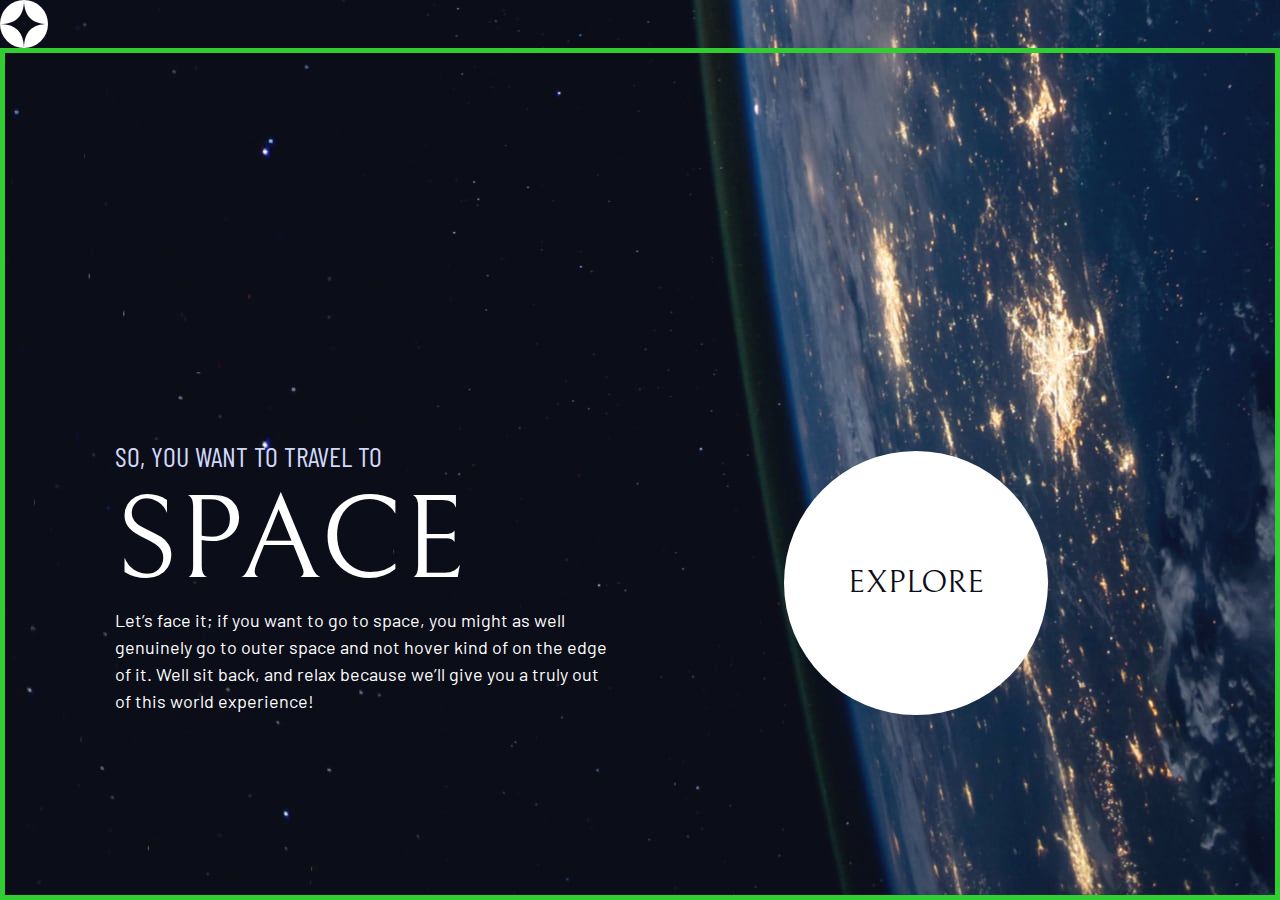
<file: index.html>
<!DOCTYPE html>
<html lang="en">
<head>
  <meta charset="UTF-8">
  <meta name="viewport" content="width=device-width, initial-scale=1.0">

  <link rel="icon" type="image/png" sizes="32x32" href="./assets/favicon-32x32.png">
  <!-- Google fonts -->
  <link rel="preconnect" href="https://fonts.googleapis.com">
  <link rel="preconnect" href="https://fonts.gstatic.com" crossorigin>
  <link href="https://fonts.googleapis.com/css2?family=Barlow+Condensed:wght@400;700&family=Bellefair&family=Barlow:wght@400;700&display=swap"
      rel="stylesheet">
      
  <!-- Our custom CSS -->
  <link rel="stylesheet" href="index.css">
  <title>Frontend Mentor | Space tourism website</title>
</head>
<body class="home">
  <header class="primary-header flex">
    <div>
      <img src="./assets/shared/logo.svg" alt="space tourism logo" class="logo">
    </div>
    <!-- <nav>
        <ul class="primary-navigation underline-indicators flex">
            <li class="active"><a class="ff-sans-cond uppercase text-white letter-spacing-2" 
              href="index.html"><span>00</span>Home</a>
            <li><a class="ff-sans-cond uppercase text-white letter-spacing-2" 
              href="destination.html"><span>01</span>Destination</a>
            <li><a class="ff-sans-cond uppercase text-white letter-spacing-2" 
              href="crew.html"><span>02</span>Crew</a>
            <li><a class="ff-sans-cond uppercase text-white letter-spacing-2" 
              href="technology.html"><span>03</span>Technology</a>
        </ul>
    </nav> -->
  </header>
  <div class="grid-container grid-container--home">
    <div>
      <h1 class="text-accent fs-500 ff-sans-cond uppercase">So, you want to travel to
      <span class="d-block fs-900 ff-serif text-white">Space</span> </h1>
      <p>Let’s face it; if you want to go to space, you might as well genuinely go to 
      outer space and not hover kind of on the edge of it. Well sit back, and relax 
      because we’ll give you a truly out of this world experience! </p>
    
    </div>
    <div>
      <a href="#" class="large-button bg-white ff-serif text-dark uppercase"
        >Explore</a>
    </div>
  </div>
</body>
</html>
</file>
<file: index.css>
/* ----------------------- */
/* Custom properties       */
/* ----------------------- */
:root {
  --clr-dark: 230 35% 7%;
  --clr-lavender: 231 77% 90%;
  --clr-white: 0 0% 100%;

   /* font-sizes */
   --fs-900: clamp(5rem, 8vw + 1rem, 9.375rem);
   --fs-800: 3.5rem;
   --fs-700: 1.5rem;
   --fs-600: 1rem;
   --fs-500: 1.75rem;
   --fs-400: 0.9375rem;
   --fs-300: 1rem;
   --fs-200: 0.875rem;
   
   --ff-serif: "Bellefair", serif;
   --ff-sans-cond: "Barlow Condensed", sans-serif;
   --ff-sans-normal: "Barlow", sans-serif;
}

@media (min-width: 35em) {
  :root {
    --fs-800: 5rem;
    --fs-700: 2.5rem;
    --fs-600: 1.5rem;
    --fs-400: 1rem;
  }
}

@media (min-width: 45em) {
  :root {
      /* font-sizes */
      --fs-800: 6.25rem;
      --fs-700: 3.5rem;
      --fs-600: 2rem;
      --fs-400: 1.125rem;
  }
}

/* ----------------------- */
/* Reset                   */
/* ----------------------- */

/* https://piccalil.li/blog/a-modern-css-reset/ */

/* Box sizing */
*,
*::before,
*::after {
  box-sizing: border-box;
}

/* Reset margins */
body,
h1,
h2,
h3,
h4,
h5,
p,
figure,
picture {
  margin: 0; 
}

h1,
h2,
h3,
h4,
h5,
h6,
p { font-weight: 400;}

/* set up the body */
body {
  font-family: var(--ff-sans-normal);
  font-size: var(--fs-400);
  color: hsl(var(--clr-white));
  background-color: hsl(var(--clr-dark));
  line-height: 1.5;
  min-height: 100vh;
  display: grid;
  grid-template-rows: min-content 1fr;
}

/* make images easier to work with */
img,
picutre {
  max-width: 100%;
  display: block;
}

/* make form elements easier to work with */
input,
button,
textarea,
select {
  font: inherit;
}

/* remove animations for people who've turned them off */
@media (prefers-reduced-motion: reduce) {  
*,
*::before,
*::after {
  animation-duration: 0.01ms !important;
  animation-iteration-count: 1 !important;
  transition-duration: 0.01ms !important;
  scroll-behavior: auto !important;
}
}

/* --------------------- */
/* Utility Classes       */
/* --------------------- */

.flex {
  display: flex;
  gap: var(--gap, 1rem);
}

/* .flex.even-columns > * {
  width: 100%;
} */

.grid {
  display: grid;
  gap: var(--gap, 1rem);
}

.d-block {
  display: block;
}

.flow > * + * {
  margin-top: var(--flow-space, 2em);
}

/* .flow > :not(:first-child){
  margin-top: 1em;
} 
.flow > *:where(:not(:first-child)) {
  margin-top: var(--flow-space, 1rem);
}
*/

.container {
  padding-inline: 2em;
  margin-inline: auto;
  max-width: 80rem;
}

.grid-container {
  display: grid;
  text-align: center;
  border: 5px solid limegreen;
  place-items: center;
  row-gap: 20%;
  padding-inline: 2em;
}

.grid-container > * {
  max-width: 50ch;
}

@media (min-width: 45em) {
  .grid-container {
    text-align: left;
    column-gap: var(--container-gap, 2rem);
    grid-template-columns: minmax(2rem, 1fr) repeat(2, minmax(0, 40rem)) minmax(2rem, 1fr);
  }

  .grid-container > *:first-child {
    grid-column: 2;
  }
  
  .grid-container > *:last-child {
    grid-column: 3;
  }

  .grid-container--home {
    padding-bottom: max(6rem, 20vh);
    align-items: end;
  }
}

/* screen-reader-only: for visualy impaired people */
.sr-only {
  position: absolute;
  width: 1px;
  height: 1px;
  padding: 0;
  margin: -1px;
  overflow: hidden;
  clip: rect(0, 0, 0, 0);
  white-space: nowrap; /* added line */
  border: 0;
}

/* colors */

.bg-dark { background-color: hsl(var(--clr-dark));}
.bg-accent { background-color: hsl(var(--clr-lavender));}
.bg-white { background-color: hsl(var(--clr-white));}

.text-dark { color: hsl(var(--clr-dark));}
.text-accent { color: hsl(var(--clr-lavender));}
.text-white { color: hsl(var(--clr-white));}

.clr-component { padding: 3rem 1rem 1rem; }

/* typography */

.ff-serif { font-family: var(--ff-serif); } 
.ff-sans-cond { font-family: var(--ff-sans-cond); } 
.ff-sans-normal { font-family: var(--ff-sans-normal); } 

.letter-spacing-1 { letter-spacing: 4.75px; } 
.letter-spacing-2 { letter-spacing: 2.7px; } 
.letter-spacing-3 { letter-spacing: 2.35px; } 

.uppercase { text-transform: uppercase; }

.fs-900 { font-size: var(--fs-900); }
.fs-800 { font-size: var(--fs-800); }
.fs-700 { font-size: var(--fs-700); }
.fs-600 { font-size: var(--fs-600); }
.fs-500 { font-size: var(--fs-500); }
.fs-400 { font-size: var(--fs-400); }
.fs-300 { font-size: var(--fs-300); }
.fs-200 { font-size: var(--fs-200); }

.fs-900,
.fs-800,
.fs-700,
.fs-600 {
  line-height: 1.1;
}

.numbered-title {
  font-family: var(--ff-sans-cond);
  font-size: var(--fs-500);
  text-transform: uppercase;
  letter-spacing: 4.72px;
}

.numbered-title span {
  margin-right: .5em;
  font-weight: 700;
  color: hsl( var(--clr-white) / .25);
}

/* --------------------- */
/* Components            */
/* --------------------- */


.large-button {
  position: relative;
  z-index: 1;
  display: inline-grid;
  place-items: center;
  padding: 0 2em;
  border-radius: 50%;
  aspect-ratio: 1;
  text-decoration: none;
  font-size: 2rem;
}

.large-button::after {
  content: '';
  position: absolute;
  z-index: -1;
  width: 100%;
  height: 100%;
  background: hsl( var(--clr-white) / .1);
  border-radius: 50%;
  opacity: 0;
  transition: opacity 500ms linear, transform 750ms ease-in-out;
}

.large-button:hover::after,
.large-button:focus::after {
  opacity: 1;
  transform: scale(1.5);
}

.primary-navigation {
  --gap: 8rem;
  --underline-gap: 2rem;
  list-style: none;
  padding: 0;
  margin: 0;
}

.primary-navigation a {
  text-decoration: none;
}

.primary-navigation a > span {
  font-weight: 700;
  margin-right: .5em;
}

.underline-indicators > * {
  cursor: pointer;
  padding: var(--underline-gap, 1rem) 0;
  border: 0;
  border-bottom: .2rem solid hsl( var(--clr-white) / 0 );
}

.underline-indicators >li:hover,
.underline-indicators >li:focus,
.underline-indicators >button:hover,
.underline-indicators >button:focus  {
  border-color: hsl( var(--clr-white) / .5);
}

.underline-indicators > .active,
.underline-indicators > [aria-selected="true"] {
  color: hsl( var(--clr-white) / 1);
  border-color: hsl( var(--clr-white) / 1); 
}

.tab-buttons {
  --gap: 2em;
}

.dot-indicators > * {
  cursor: pointer;
  border: 0;
  border-radius: 50%;
  aspect-ratio: 1;
  padding: .5em;
  background-color: hsl(var(--clr-white) / .25);
  /* border: none */
}

.dot-indicators > button:hover,
.dot-indicators > button:focus {
  background-color: hsl( var(--clr-white) / .5);
}

.dot-indicators > .active,
.dot-indicators > [aria-selected="true"] {
  background-color: hsl( var(--clr-white) / 1);
}

.number-indicators > *{
  cursor: pointer;
  font-family: var(--ff-serif);
  display: flex;
  justify-content: center;
  border-radius: 50%;
  aspect-ratio: 1;
  background-color: hsl(var(--clr-dark));
  color: hsl(var(--clr-white) / .5);
  border: .1rem solid hsl( var(--clr-white) / .25);
}

.number-indicators >button:hover,
.number-indicators >button:focus {
  border-color: hsl( var(--clr-white) / .5);
}

.number-indicators > .active,
.number-indicators > [aria-selected="true"] {
  background-color: hsl( var(--clr-white) / 1);
  color: hsl(var(--clr-dark));
}


/* ---------------- */
/*  Page Specific   */ 
/* ---------------- */ 

/* Home */
body {
  background-size: cover;
  background-position: bottom center;
}

.home {
  background-image: url(./assets/home/background-home-mobile.jpg);
}

@media (min-width: 35em) {
  .home {
    background-position: center center;
    background-image: url(./assets/home/background-home-tablet.jpg);
  }
}

@media (min-width: 45em) {
  .home {
    background-image: url(./assets/home/background-home-desktop.jpg);
  }
}
</file>
